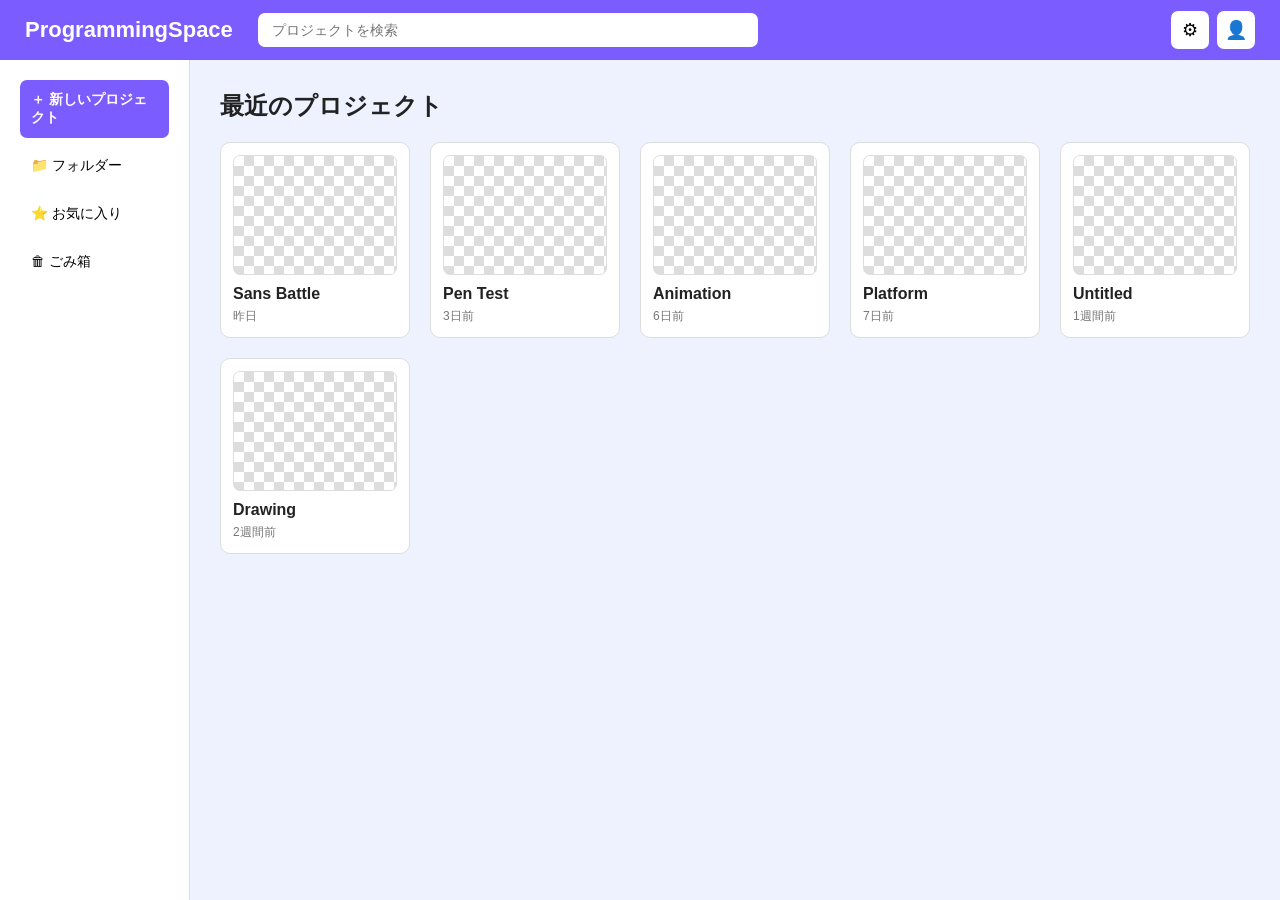
<file: index.html>
<!DOCTYPE html>
<html lang="ja">

<head>


<!-- =========================
     CSS
========================= -->

<link rel="stylesheet" href="ファイル画面.css">


<title>ProgrammingSpace</title>

<link rel="icon" type="image/webp+xml" href="icon.webp">
<!-- =========================
     上部バー
========================= -->

<header>

    <!-- ロゴ -->
    <div class="logo">
        <h1>ProgrammingSpace</h1>
    </div>


    <!-- プロジェクト検索 -->
    <div class="search">

        <input
            type="text"
            placeholder="プロジェクトを検索"
        >

    </div>


    <!-- 右側ボタン -->
    <div class="buttons">

        <button>⚙</button>
        <button>👤</button>

    </div>

</header>


<!-- =========================
     メイン画面
========================= -->

<main>


    <!-- =====================
         左：サイドバー
    ====================== -->

    <aside>

        <!-- 新しいプロジェクト -->
        <button
            class="newProject"
            onclick="location.href='新しいプロジェクト作成画面.html'"
        >
            ＋ 新しいプロジェクト
        </button>


        <!-- フォルダー -->
        <button>
            📁 フォルダー
        </button>


        <!-- お気に入り -->
        <button>
            ⭐ お気に入り
        </button>


        <!-- ごみ箱 -->
        <button>
            🗑 ごみ箱
        </button>

    </aside>


    <!-- =====================
         右：プロジェクト一覧
    ====================== -->

    <section>

        <h2>
            最近のプロジェクト
        </h2>


        <!-- プロジェクトカード -->

        <div class="projects">


            <!-- Sans Battle -->

            <div class="project">

                <div class="thumbnail"></div>

                <h3>Sans Battle</h3>

                <p>昨日</p>

            </div>


            <!-- Pen Test -->

            <div class="project">

                <div class="thumbnail"></div>

                <h3>Pen Test</h3>

                <p>3日前</p>

            </div>


            <!-- Animation -->

            <div class="project">

                <div class="thumbnail"></div>

                <h3>Animation</h3>

                <p>6日前</p>

            </div>


            <!-- Platform -->

            <div class="project">

                <div class="thumbnail"></div>

                <h3>Platform</h3>

                <p>7日前</p>

            </div>


            <!-- Untitled -->

            <div class="project">

                <div class="thumbnail"></div>

                <h3>Untitled</h3>

                <p>1週間前</p>

            </div>


            <!-- Drawing -->

            <div class="project">

                <div class="thumbnail"></div>

                <h3>Drawing</h3>

                <p>2週間前</p>

            </div>


        </div>

    </section>

</main>


    <!-- =========================
         JS
    ========================= -->

    <script src="新しいプロジェクト作成画面.js"></script>

</body>

</html>
</file>
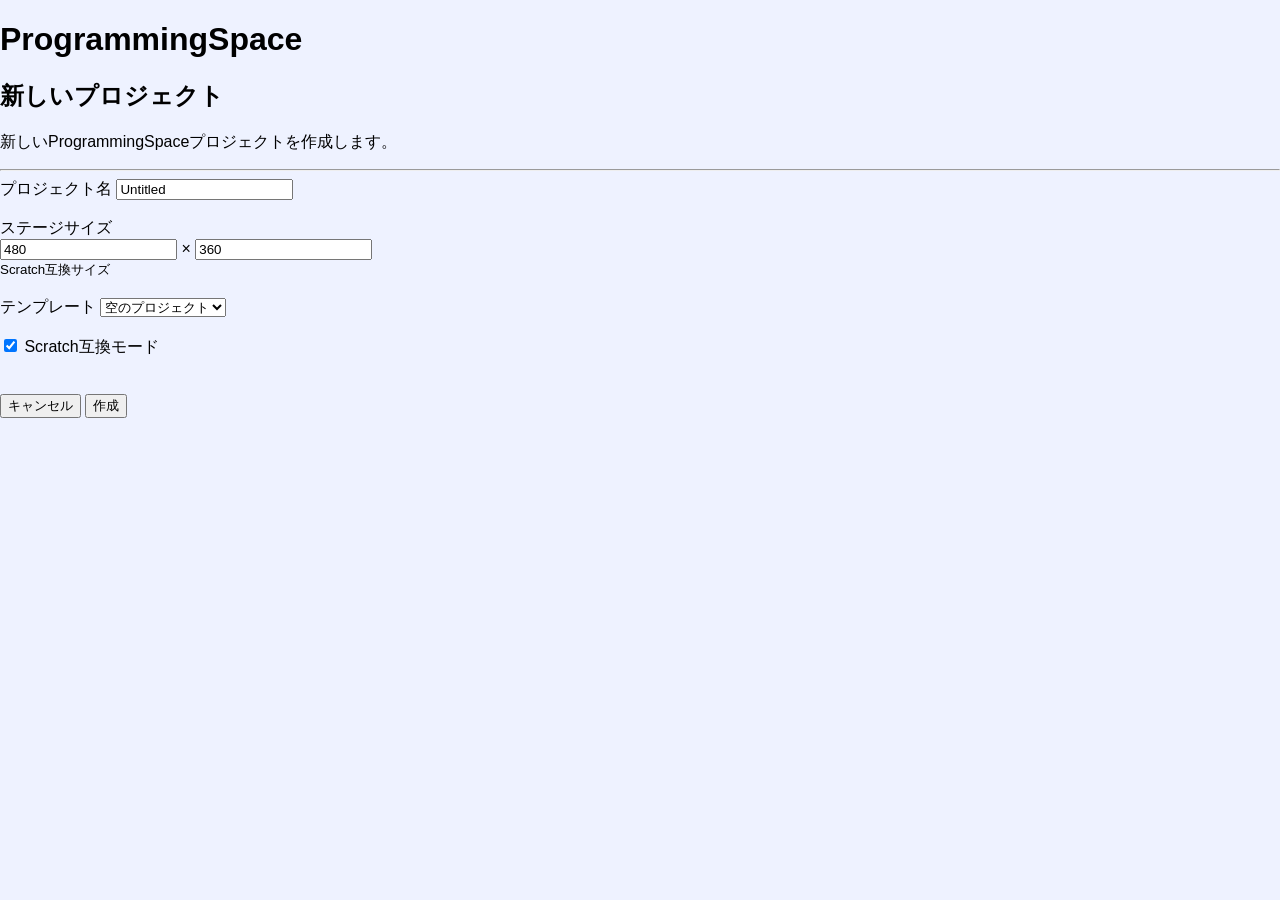
<file: create.html>
<!DOCTYPE html>
<html lang="ja">

<head>

    <!-- =========================
         基本設定
    ========================= -->

    <meta charset="UTF-8">

    <meta
        name="viewport"
        content="width=device-width, initial-scale=1.0"
    >

    <title>新しいプロジェクト - ProgrammingSpace</title>

<link rel="icon" type="image/webp+xml" href="icon.webp">
    <!-- =========================
         CSS
    ========================= -->

    <link rel="stylesheet" href="style.css">

</head>


<body>


    <!-- =========================
         上部ヘッダー
    ========================= -->

    <header>

        <h1>
            ProgrammingSpace
        </h1>

    </header>


    <!-- =========================
         プロジェクト作成画面
    ========================= -->

    <main class="createPage">

        <div class="createBox">


            <!-- =====================
                 タイトル
            ====================== -->

            <h2>
                新しいプロジェクト
            </h2>

            <p class="description">
                新しいProgrammingSpaceプロジェクトを作成します。
            </p>

            <hr>


            <!-- =====================
                 プロジェクト名
            ====================== -->

            <label>
                プロジェクト名
            </label>

            <input
                type="text"
                id="projectName"
                value="Untitled"
            >


            <br><br>


            <!-- =====================
                 ステージサイズ
            ====================== -->

            <label>
                ステージサイズ
            </label>

            <div class="sizeBox">

                <input
                    type="number"
                    id="width"
                    value="480"
                >

                <span>×</span>

                <input
                    type="number"
                    id="height"
                    value="360"
                >

            </div>

            <small>
                Scratch互換サイズ
            </small>


            <br><br>


            <!-- =====================
                 テンプレート
            ====================== -->

            <label>
                テンプレート
            </label>

            <select id="template">

                <option value="blank">
                    空のプロジェクト
                </option>

                <option value="pen">
                    ペンプロジェクト
                </option>

                <option value="game">
                    ゲーム
                </option>

                <option value="animation">
                    アニメーション
                </option>

            </select>


            <br><br>


            <!-- =====================
                 Scratch互換モード
            ====================== -->

            <label>

                <input
                    type="checkbox"
                    checked
                >

                Scratch互換モード

            </label>


            <br><br><br>


            <!-- =====================
                 ボタン
            ====================== -->

            <div class="buttons">

                <!-- キャンセル -->

                <button
                    onclick="history.back()"
                    class="cancel"
                >
                    キャンセル
                </button>


                <!-- 作成 -->

                <button
                    type="button"
                    onclick="createProject()"
                >
                    作成
                </button>

            </div>


        </div>

    </main>


    <!-- =========================
         プロジェクト作成処理
    ========================= -->

    <script>

        function createProject() {

            const project = {

                name:
                    document.getElementById("projectName").value,

                width:
                    Number(
                        document.getElementById("width").value
                    ),

                height:
                    Number(
                        document.getElementById("height").value
                    ),

                template:
                    document.getElementById("template").value

            };


            // =====================
            // プロジェクトを保存
            // =====================

            localStorage.setItem(
                "currentProject",
                JSON.stringify(project)
            );


            // =====================
            // 作成画面へ移動
            // =====================

            location.href = "editor.html";

        }

    </script>


</body>

</html>
</file>
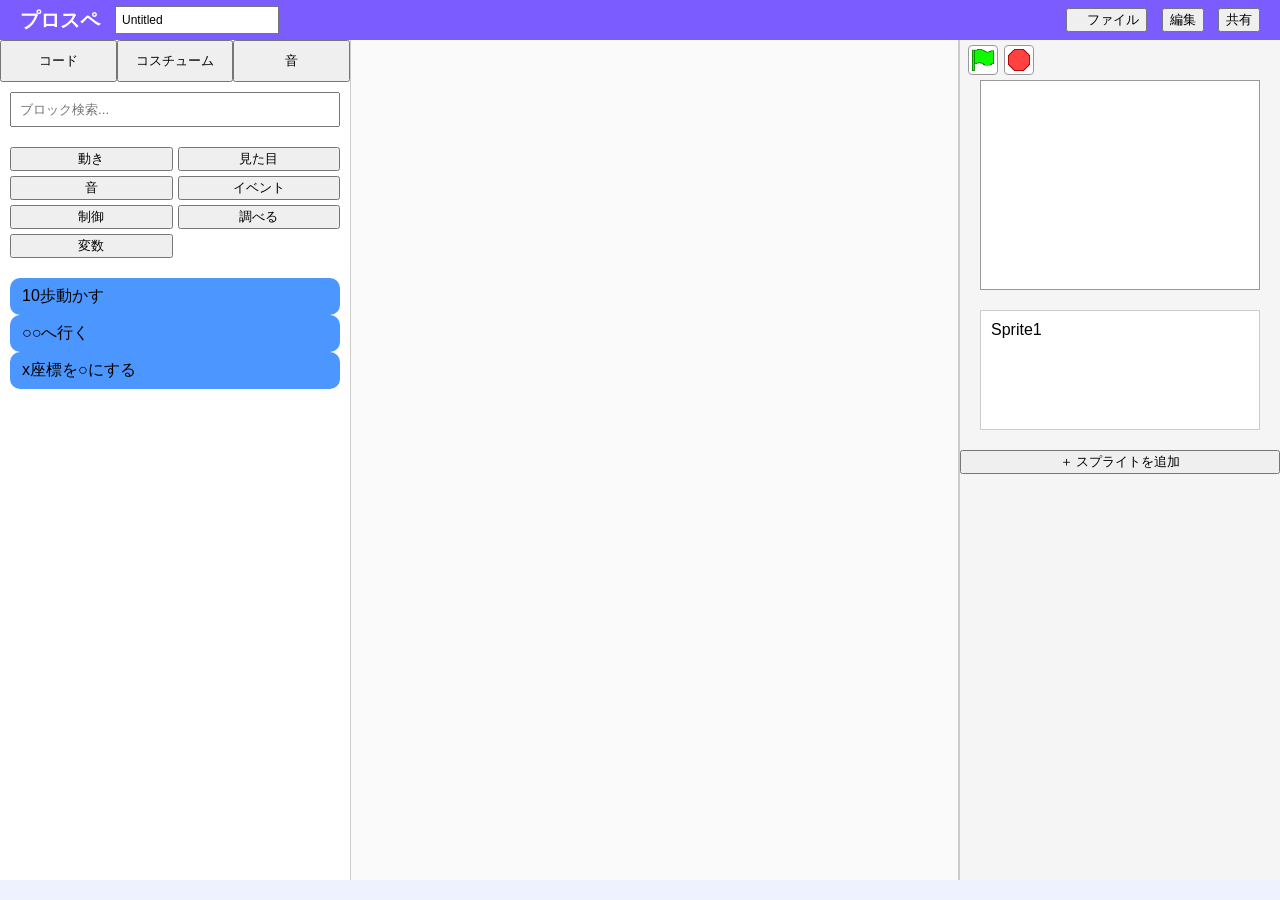
<file: editor.html>
<!DOCTYPE html>
<html lang="ja">

<head>

<meta charset="UTF-8">

<title>ProgrammingSpace</title>

<link rel="icon" type="image/webp+xml" href="icon.webp">

<link rel="stylesheet" href="style.css">

</head>

<body>

<header id="topbar">

<div class="logo">
プロスペ
</div>

<input
id="projectTitle"
value="Untitled"
>

<div class="menu">

<button class="newProject" onclick="location.href='ファイル画面.html'">
    　ファイル
</button>

<button>編集</button>

<button>共有</button>

</div>

</header>



<div id="editor">

    <aside id="blockPanel">

        <div class="tabBar">

            <button>コード</button>

            <button>コスチューム</button>

            <button>音</button>

        </div>

        <input
        placeholder="ブロック検索..."
        id="blockSearch">

        <div id="category">

            <button>動き</button>

            <button>見た目</button>

            <button>音</button>

            <button>イベント</button>

            <button>制御</button>

            <button>調べる</button>

            <button>変数</button>

        </div>

        <div id="blocks">

            <div class="block motion">
                10歩動かす
            </div>

            <div class="block motion">
                ○○へ行く
            </div>

            <div class="block motion">
                x座標を○にする
            </div>

        </div>

    </aside>

<main id="workspace">

</main>


  <aside id="stagePanel">

    <!-- =========================
         ステージ操作ボタン
    ========================= -->

    <div id="stageControls">

        <button id="startButton">
            <img src="play.png" alt="開始">
        </button>

        <button id="stopButton">
            <img src="stop.png" alt="停止">
        </button>

    </div>


    <!-- =========================
         ステージ
    ========================= -->

<div id="stage">
</div>
<!-- =========================
     スプライト一覧
========================= -->

<div id="spriteList">

    <div class="spriteItem">
        Sprite1
    </div>

</div>

<button id="addSpriteButton">
    ＋ スプライトを追加
</button>
      
<script src="editor.js"></script>

</body>

</html>
</file>
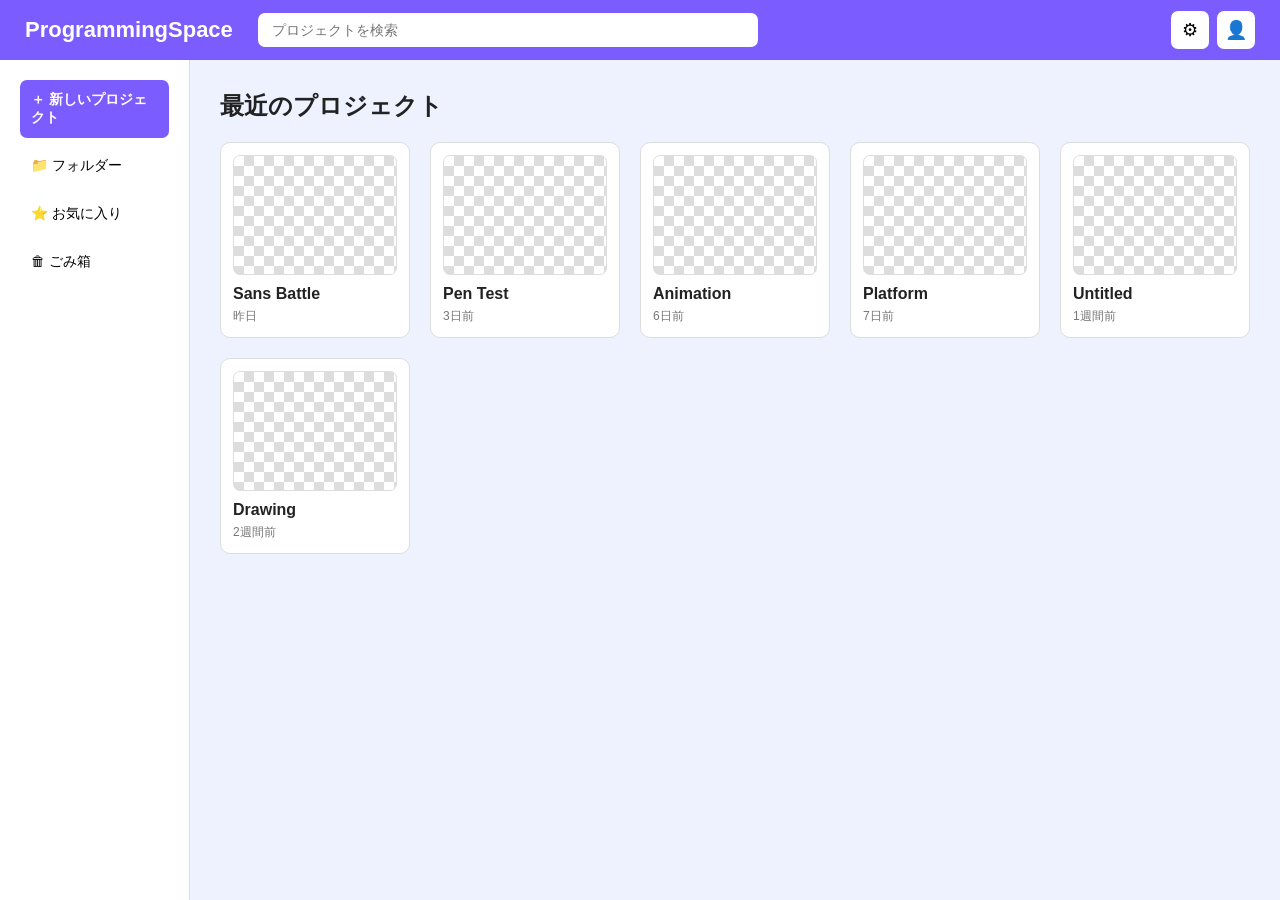
<file: ファイル画面.html>
<!DOCTYPE html>
<html lang="ja">

<head>


<!-- =========================
     CSS
========================= -->

<link rel="stylesheet" href="ファイル画面.css">


<title>ProgrammingSpace</title>

<link rel="icon" type="image/webp+xml" href="icon.webp">
<!-- =========================
     上部バー
========================= -->

<header>

    <!-- ロゴ -->
    <div class="logo">
        <h1>ProgrammingSpace</h1>
    </div>


    <!-- プロジェクト検索 -->
    <div class="search">

        <input
            type="text"
            placeholder="プロジェクトを検索"
        >

    </div>


    <!-- 右側ボタン -->
    <div class="buttons">

        <button>⚙</button>
        <button>👤</button>

    </div>

</header>


<!-- =========================
     メイン画面
========================= -->

<main>


    <!-- =====================
         左：サイドバー
    ====================== -->

    <aside>

        <!-- 新しいプロジェクト -->
        <button
            class="newProject"
            onclick="location.href='新しいプロジェクト作成画面.html'"
        >
            ＋ 新しいプロジェクト
        </button>


        <!-- フォルダー -->
        <button>
            📁 フォルダー
        </button>


        <!-- お気に入り -->
        <button>
            ⭐ お気に入り
        </button>


        <!-- ごみ箱 -->
        <button>
            🗑 ごみ箱
        </button>

    </aside>


    <!-- =====================
         右：プロジェクト一覧
    ====================== -->

    <section>

        <h2>
            最近のプロジェクト
        </h2>


        <!-- プロジェクトカード -->

        <div class="projects">


            <!-- Sans Battle -->

            <div class="project">

                <div class="thumbnail"></div>

                <h3>Sans Battle</h3>

                <p>昨日</p>

            </div>


            <!-- Pen Test -->

            <div class="project">

                <div class="thumbnail"></div>

                <h3>Pen Test</h3>

                <p>3日前</p>

            </div>


            <!-- Animation -->

            <div class="project">

                <div class="thumbnail"></div>

                <h3>Animation</h3>

                <p>6日前</p>

            </div>


            <!-- Platform -->

            <div class="project">

                <div class="thumbnail"></div>

                <h3>Platform</h3>

                <p>7日前</p>

            </div>


            <!-- Untitled -->

            <div class="project">

                <div class="thumbnail"></div>

                <h3>Untitled</h3>

                <p>1週間前</p>

            </div>


            <!-- Drawing -->

            <div class="project">

                <div class="thumbnail"></div>

                <h3>Drawing</h3>

                <p>2週間前</p>

            </div>


        </div>

    </section>

</main>


    <!-- =========================
         JS
    ========================= -->

    <script src="新しいプロジェクト作成画面.js"></script>

</body>

</html>
</file>
<file: ファイル画面.css>
/* =========================
   ファイル画面
========================= */

* {
    box-sizing: border-box;
}

body {
    margin: 0;
    font-family: sans-serif;
    background: #eef2ff;
    color: #222;
}


/* =========================
   上バー
========================= */

header {
    height: 60px;

    display: flex;
    align-items: center;

    padding: 0 25px;

    background: #7b5cff;
    color: white;

    gap: 25px;
}

.logo h1 {
    margin: 0;
    font-size: 22px;
}


/* =========================
   検索
========================= */

.search {
    flex: 1;
    max-width: 500px;
}

.search input {
    width: 100%;

    padding: 9px 14px;

    border: none;
    border-radius: 7px;

    font-size: 14px;
}


/* =========================
   上バーのボタン
========================= */

.buttons {
    margin-left: auto;

    display: flex;
    gap: 8px;
}

.buttons button {
    width: 38px;
    height: 38px;

    border: none;
    border-radius: 7px;

    background: white;

    cursor: pointer;

    font-size: 18px;
}

.buttons button:hover {
    background: #f0f0f0;
}


/* =========================
   メイン
========================= */

main {
    display: flex;

    min-height: calc(100vh - 60px);
}


/* =========================
   左メニュー
========================= */

main > aside {
    width: 220px;

    padding: 20px;

    background: white;

    border-right: 1px solid #ddd;
}

main > aside button {
    width: 100%;

    padding: 11px;

    margin-bottom: 8px;

    border: none;
    border-radius: 7px;

    background: white;

    text-align: left;

    font-size: 14px;

    cursor: pointer;
}

main > aside button:hover {
    background: #eeeeff;
}


/* 新規プロジェクト */

main > aside .newProject {
    background: #7b5cff;
    color: white;

    font-weight: bold;
}

main > aside .newProject:hover {
    background: #6849e8;
}


/* =========================
   プロジェクトエリア
========================= */

main > section {
    flex: 1;

    padding: 30px;
}

main > section h2 {
    margin-top: 0;
}


/* =========================
   プロジェクト一覧
========================= */

.projects {
    display: grid;

    grid-template-columns:
        repeat(auto-fill, minmax(190px, 1fr));

    gap: 20px;

    max-width: 1100px;
}


/* =========================
   プロジェクトカード
========================= */

.project {
    background: white;

    border: 1px solid #ddd;
    border-radius: 10px;

    padding: 12px;

    cursor: pointer;

    transition: transform 0.1s;
}

.project:hover {
    transform: translateY(-2px);
}


/* =========================
   サムネイル
========================= */

.thumbnail {
    width: 100%;
    height: 120px;

    margin-bottom: 10px;

    border-radius: 7px;

    background:
        repeating-conic-gradient(
            #ddd 0% 25%,
            white 0% 50%
        )
        0 0 / 20px 20px;

    border: 1px solid #ddd;
}


/* =========================
   プロジェクト名
========================= */

.project h3 {
    margin: 5px 0;

    font-size: 16px;
}

.project p {
    margin: 0;

    color: #777;

    font-size: 12px;
}
</file>
<file: style.css>
/* =========================
   全体
========================= */

body {
    margin: 0;
    font-family: sans-serif;
    background: #eef2ff;
}

/* =========================
   ステージ上のスプライト
========================= */

#stage {
    position: relative;
}

#player {
    position: absolute;

    width: 80px;

    left: 0;
    top: 0;

    user-select: none;

    /* マウス・タッチ両対応 */
    touch-action: none;
}
/* =========================
   上部メニューバー
========================= */

#topbar {
    height: 40px;
    background: #7b5cff;

    display: flex;
    align-items: center;

    padding: 0 20px;

    color: white;
    gap: 15px;
}

.logo {
    font-size: 20px;
    font-weight: bold;
}

#projectTitle {
    font-size: 12px;
    padding: 5px;
}

.menu {
    margin-left: auto;
}

.menu button {
    margin-left: 10px;
}


/* =========================
   エディタ全体
========================= */

#editor {
    display: flex;

    height: calc(100vh - 60px);

    overflow-x: auto;
}


/* =========================
   左：ブロックパネル
========================= */

#blockPanel {
    width: 350px;

    background: white;

    border-right: 1px solid #ccc;

    display: flex;
    flex-direction: column;

    flex-shrink: 0;
}


/* =========================
   コード・コスチューム・音
========================= */

.tabBar {
    display: flex;
}

.tabBar button {
    flex: 1;
    padding: 10px;
}


/* =========================
   ブロック検索
========================= */

#blockSearch {
    margin: 10px;
    padding: 8px;
}


/* =========================
   ブロックカテゴリ
========================= */

#category {
    display: grid;

    grid-template-columns: 1fr 1fr;

    gap: 5px;

    padding: 10px;
}


/* =========================
   ブロック一覧
========================= */

#blocks {
    padding: 10px;

    overflow: auto;
}


/* =========================
   ブロック本体
========================= */

.block {
    position: relative;

    padding: 8px 12px;

    background: #4C97FF;

    border-radius: 10px;

    user-select: none;
}


/* =========================
   ブロック上部の接続部分
========================= */

.block::before {
    content: "";

    position: absolute;

    top: -6px;
    left: 12px;

    width: 20px;
    height: 6px;

    border-radius: 5px 5px 0 0;
}


/* =========================
   動きカテゴリ
========================= */

.motion {
    background: #4c97ff;
}


/* =========================
   中央：Workspace
========================= */

#workspace {
    flex: 1;

    min-width: 0;

    position: relative;

    overflow: hidden;

    background: #fafafa;

    border-right: 1px solid #ccc;
}


/* =========================
   Workspace内のブロック
========================= */

.workspaceBlock {
    position: absolute;

    cursor: grab;

    touch-action: none;

    user-select: none;

    z-index: 100;
}


/* =========================
   タッチ操作
========================= */

#blocks .block,
#workspace .workspaceBlock {
    touch-action: none;
}


/* =========================
   右：ステージパネル
========================= */

#stagePanel {
    width: 320px;

    background: #f5f5f5;

    display: flex;
    flex-direction: column;

    flex-shrink: 0;

    border-left: 1px solid #ccc;
}


/* =========================
   ステージ操作ボタン
========================= */

#stageControls {
    height: 40px;

    display: flex;
    align-items: center;

    gap: 6px;

    padding-left: 8px;

    background: #f5f5f5;

    box-sizing: border-box;
}


/* ボタンそのもの */

#stageControls button {
    width: 30px;
    height: 30px;

    padding: 2px;

    border: 1px solid #999;
    border-radius: 4px;

    background: white;

    display: flex;
    align-items: center;
    justify-content: center;

    cursor: pointer;
}


/* ボタンの画像 */

#stageControls button img {
    width: 22px;
    height: 22px;

    display: block;

    pointer-events: none;
}


/* 押したとき */

#stageControls button:active {
    transform: scale(0.90);
}


/* =========================
   ステージ
========================= */

#stage {
    position: relative;

    width: 280px;
    height: 210px;

    margin: 0 auto;

    background: white;

    border: 1px solid #999;

    overflow: hidden;

    box-sizing: border-box;
}


/* =========================
   ステージ上のスプライト
========================= */

.playerSprite {
    position: absolute;

    width: 80px;

    left: 0;
    top: 0;

    display: block;

    user-select: none;

    touch-action: none;

    image-rendering: pixelated;
}
/* =========================
   ドット絵をくっきり表示
========================= */

#player {
    position: absolute;

    width: 80px;

    left: 0;
    top: 0;

    display: block;

    image-rendering: pixelated;
}
/* =========================
   スプライト一覧
========================= */

#spriteList {
    margin: 20px;

    height: 120px;

    background: white;

    border: 1px solid #ccc;

    padding: 10px;

    box-sizing: border-box;
}
/* =========================
   スプライト一覧
========================= */

#spriteList {
    margin: 20px;

    height: 120px;

    border: 1px solid #ccc;

    padding: 10px;
}


/* =========================
   プレビュー
========================= */

#previewBox {
    margin-top: 30px;

    width: 320px;

    background: white;

    border: 1px solid #cccccc;

    border-radius: 10px;

    padding: 20px;
}


/* =========================
   プレビューエリア
========================= */

#previewArea {
    display: flex;

    justify-content: center;
    align-items: center;

    width: 250px;
    height: 250px;

    background:
        repeating-conic-gradient(
            #ddd 0% 25%,
            white 0% 50%
        )
        0 0 / 20px 20px;
}


/* =========================
   プレビュー画像
========================= */

.previewImage {
    display: none;

    max-width: 220px;
    max-height: 220px;

    border: 1px solid #cccccc;

    border-radius: 8px;

    margin-bottom: 15px;
}


/* =========================
   プレビュー情報
========================= */

.previewInfo p {
    margin: 6px 0;

    font-size: 15px;
}
</file>
